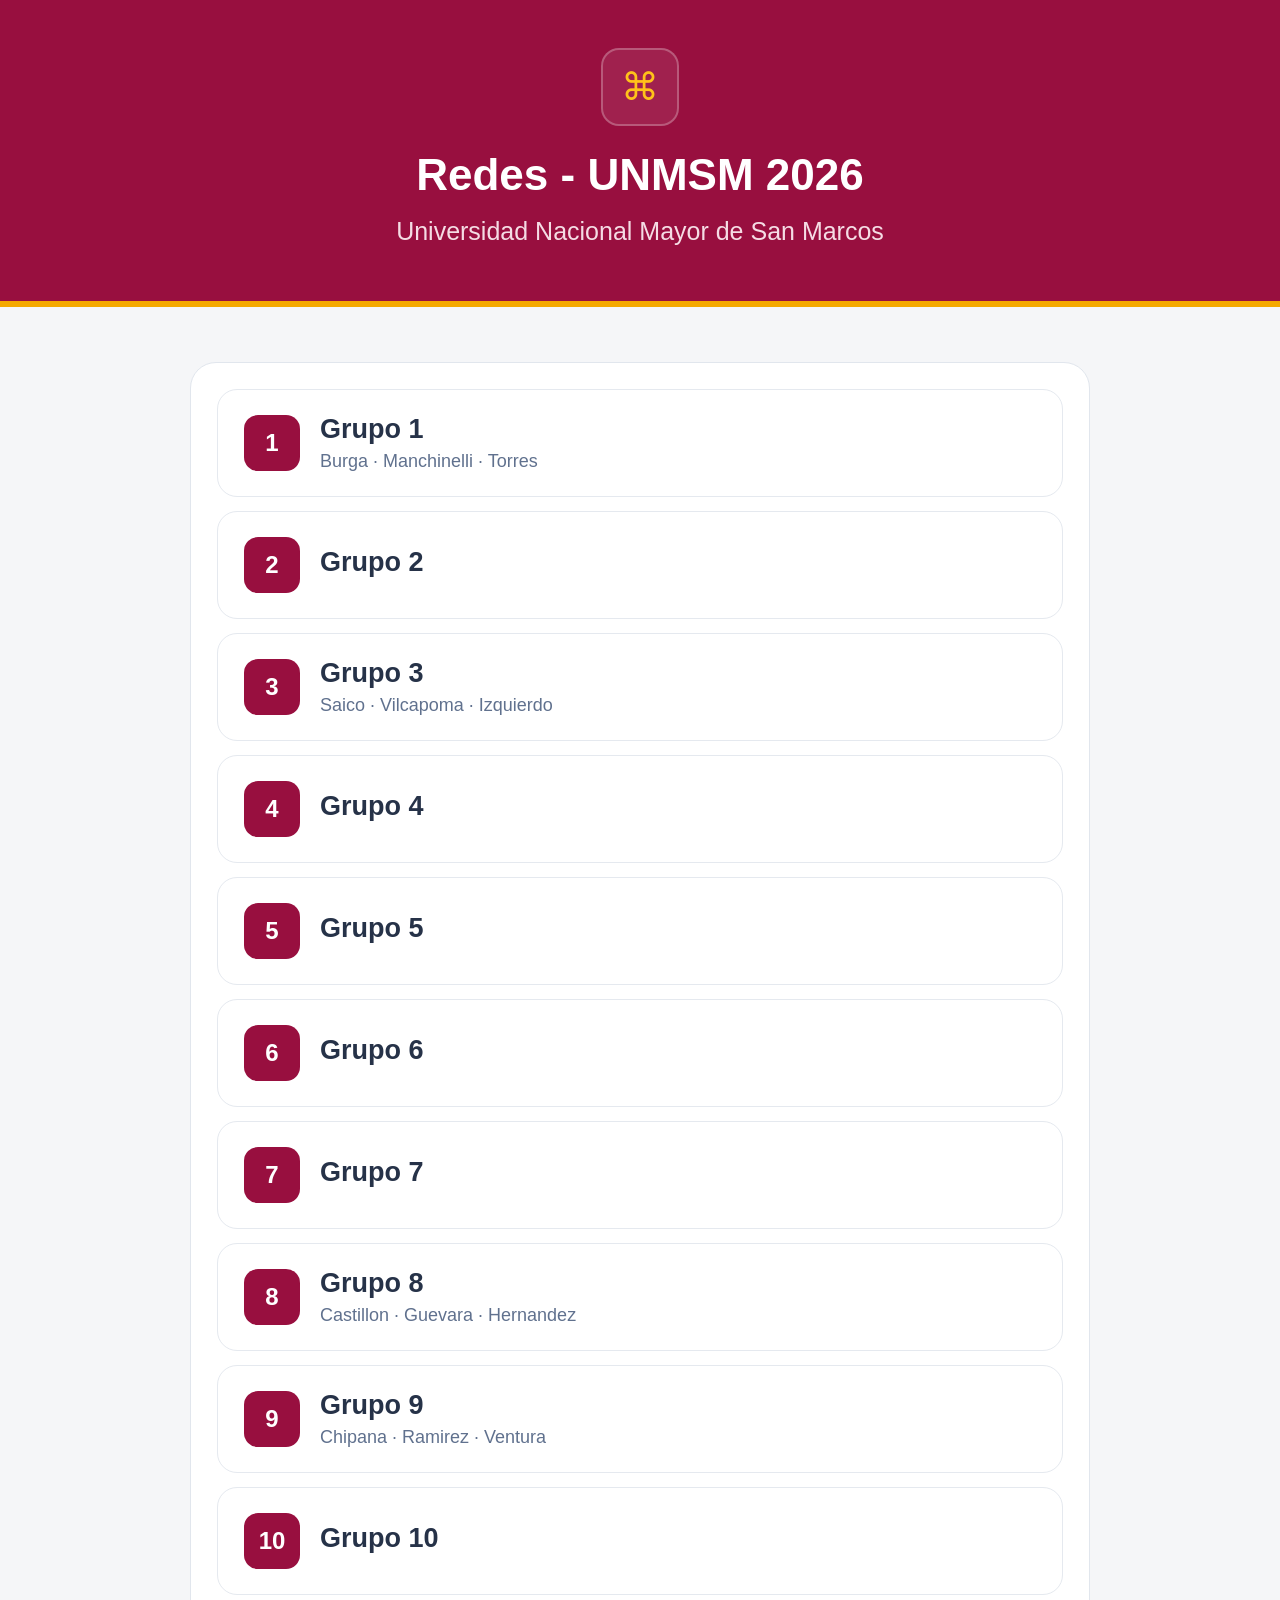
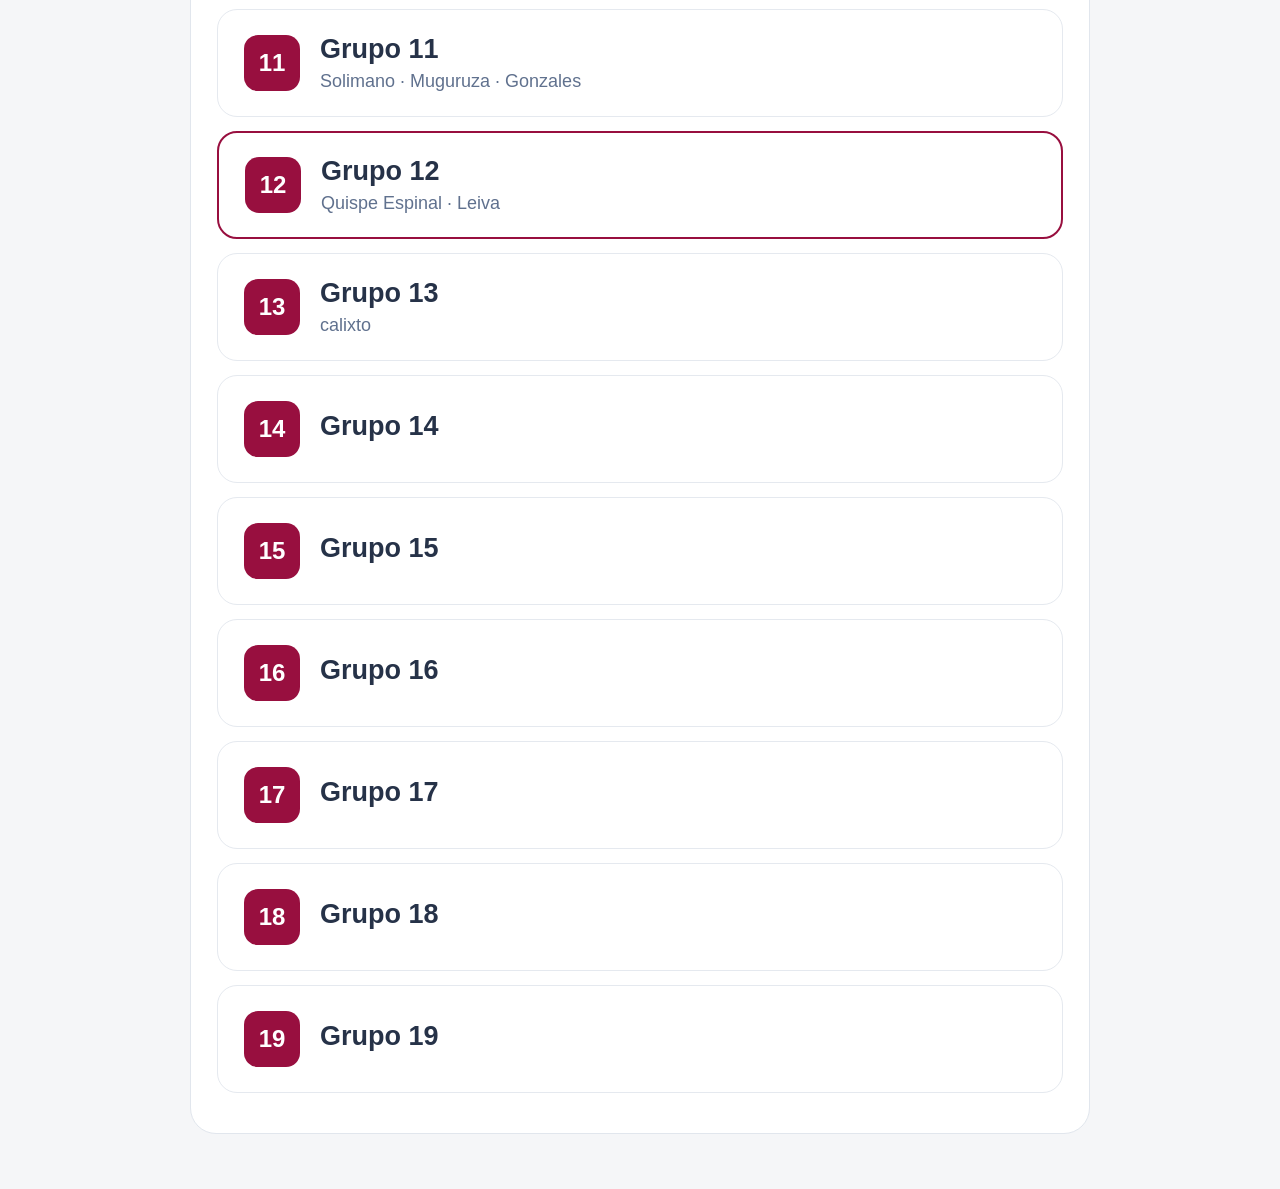
<file: assignments/assignment-04/index.html>
<!DOCTYPE html>
<html lang="es">
<head>
<meta charset="UTF-8">
<meta name="viewport" content="width=device-width, initial-scale=1.0">
<title>Redes - UNMSM 2026</title>
<style>
*{box-sizing:border-box}
body{
    margin:0;
    font-family:Arial,Helvetica,sans-serif;
    background:#f5f6f8;
    color:#263248;
}
.encabezado{
    background:#980f3f;
    color:white;
    text-align:center;
    padding:48px 20px 55px;
    border-bottom:6px solid #f5a900;
}
.icono{
    width:78px;
    height:78px;
    margin:0 auto 24px;
    border:2px solid rgba(255,255,255,.25);
    border-radius:18px;
    display:flex;
    align-items:center;
    justify-content:center;
    font-size:38px;
    color:#ffc21a;
    background:rgba(255,255,255,.08);
}
.encabezado h1{
    margin:0;
    font-size:44px;
    font-weight:700;
}
.encabezado p{
    margin:17px 0 0;
    font-size:25px;
    color:#f5dce4;
}
.contenedor{
    width:min(900px,calc(100% - 40px));
    margin:55px auto;
    padding:26px;
    background:white;
    border:1px solid #e1e6ed;
    border-radius:26px;
}
.grupo{
    display:flex;
    align-items:center;
    gap:20px;
    width:100%;
    min-height:108px;
    margin-bottom:14px;
    padding:22px 26px;
    border:1px solid #e5e9ef;
    border-radius:20px;
    background:#fff;
    text-decoration:none;
    color:#263248;
    transition:.15s ease;
}
.grupo:hover{
    border-color:#980f3f;
    box-shadow:0 4px 12px rgba(0,0,0,.06);
}
.numero{
    width:56px;
    height:56px;
    flex-shrink:0;
    display:flex;
    align-items:center;
    justify-content:center;
    border-radius:14px;
    background:#980f3f;
    color:white;
    font-size:24px;
    font-weight:bold;
}
.informacion h2{
    margin:0 0 6px;
    font-size:27px;
}
.informacion p{
    margin:0;
    color:#60718e;
    font-size:18px;
}
.grupo12{
    border:2px solid #980f3f;
}
.grupo12 .informacion p{
    color:#60718e;
    font-weight:400;
}
@media(max-width:650px){
    .encabezado{padding:38px 15px 45px}
    .encabezado h1{font-size:34px}
    .encabezado p{font-size:20px}
    .contenedor{
        width:calc(100% - 20px);
        margin:25px auto;
        padding:15px;
    }
    .grupo{
        min-height:92px;
        padding:18px 20px;
    }
    .informacion h2{font-size:23px}
    .informacion p{font-size:16px}
}
</style>
</head>

<body>

<header class="encabezado">
    <div class="icono">⌘</div>
    <h1>Redes - UNMSM 2026</h1>
    <p>Universidad Nacional Mayor de San Marcos</p>
</header>

<main class="contenedor">

    <a class="grupo" href="REDES23/grupo1/Tarea2/index.html">
        <div class="numero">1</div>
        <div class="informacion">
            <h2>Grupo 1</h2>
            <p>Burga · Manchinelli · Torres</p>
        </div>
    </a>

    <a class="grupo" href="REDES23/grupo2/index.html">
        <div class="numero">2</div>
        <div class="informacion"><h2>Grupo 2</h2></div>
    </a>

    <a class="grupo" href="http://perucoleccion.com/SO/REDES23/grupo3/index.html">
        <div class="numero">3</div>
        <div class="informacion">
            <h2>Grupo 3</h2>
            <p>Saico · Vilcapoma · Izquierdo</p>
        </div>
    </a>

    <a class="grupo" href="REDES23/grupo4/tarea2/index.html">
        <div class="numero">4</div>
        <div class="informacion"><h2>Grupo 4</h2></div>
    </a>

    <a class="grupo" href="http://perucoleccion.com/SO/REDES23/grupo5/index.html">
        <div class="numero">5</div>
        <div class="informacion"><h2>Grupo 5</h2></div>
    </a>

    <a class="grupo" href="http://perucoleccion.com/SO/REDES23/grupo6/index.html">
    <div class="numero">6</div>
    <div class="informacion">
        <h2>Grupo 6</h2>
    </div>
</a>

    <a class="grupo" href="http://perucoleccion.com/SO/REDES23/grupo7/index.html">
    <div class="numero">7</div>
    <div class="informacion">
        <h2>Grupo 7</h2>
    </div>
</a>

    <a class="grupo" href="REDES23/grupo8/Tarea2/index.html">
        <div class="numero">8</div>
        <div class="informacion">
		<h2>Grupo 8</h2>
		<p>Castillon · Guevara · Hernandez</p>
	</div>
    </a>

    <a class="grupo" href="REDES23/grupo9/Tarea2/index.html">
        <div class="numero">9</div>
        <div class="informacion">
            <h2>Grupo 9</h2>
            <p>Chipana · Ramirez · Ventura</p>
        </div>
    </a>

    <a class="grupo" href="http://perucoleccion.com/SO/REDES23/grupo10/index.html">
    <div class="numero">10</div>
    <div class="informacion">
        <h2>Grupo 10</h2>
    </div>
</a>

    <a class="grupo" href="REDES23/grupo11/Tarea2/index.html">

    <div class="numero">
        11
    </div>

    <div class="informacion">

        <h2>
            Grupo 11
        </h2>

        <p>
            Solimano · Muguruza · Gonzales
        </p>

    </div>

   </a>

    <a class="grupo grupo12" href="REDES23/grupo12/Tarea2/index.html">
        <div class="numero">12</div>
        <div class="informacion">
            <h2>Grupo 12</h2>
            <p>Quispe Espinal · Leiva</p>
        </div>
    </a>

   <a class="grupo" href="http://perucoleccion.com/SO/REDES23/grupo13/index.html">
        <div class="numero">13</div>
        <div class="informacion">
            <h2>Grupo 13</h2>
            <p> calixto</p>
        </div>
    </a>

    <a class="grupo" href="http://perucoleccion.com/SO/REDES23/grupo14/tarea2_formulario/index.html">
    <div class="numero">14</div>
    <div class="informacion">
        <h2>Grupo 14</h2>
    </div>
</a>

    <a class="grupo" href="REDES23/grupo15/Tarea2/index.html">
        <div class="numero">15</div>
        <div class="informacion"><h2>Grupo 15</h2></div>
    </a>

    <a class="grupo" href="http://perucoleccion.com/SO/REDES23/grupo16/index.html">
    <div class="numero">16</div>
    <div class="informacion">
        <h2>Grupo 16</h2>
    </div>
</a>

    <a class="grupo" href="http://perucoleccion.com/SO/REDES23/grupo17/index.html">
    <div class="numero">17</div>
    <div class="informacion">
        <h2>Grupo 17</h2>
    </div>
</a>

 <a class="grupo" href="http://perucoleccion.com/SO/REDES23/grupo18/index.html">
    <div class="numero">18</div>
    <div class="informacion">
        <h2>Grupo 18</h2>
    </div>
</a>

<a class="grupo" href="http://perucoleccion.com/SO/REDES23/grupo19/index.html">
        <div class="numero">19</div>
        <div class="informacion"><h2>Grupo 19</h2></div>
    </a>

</main>
</body>
</html>
</file>
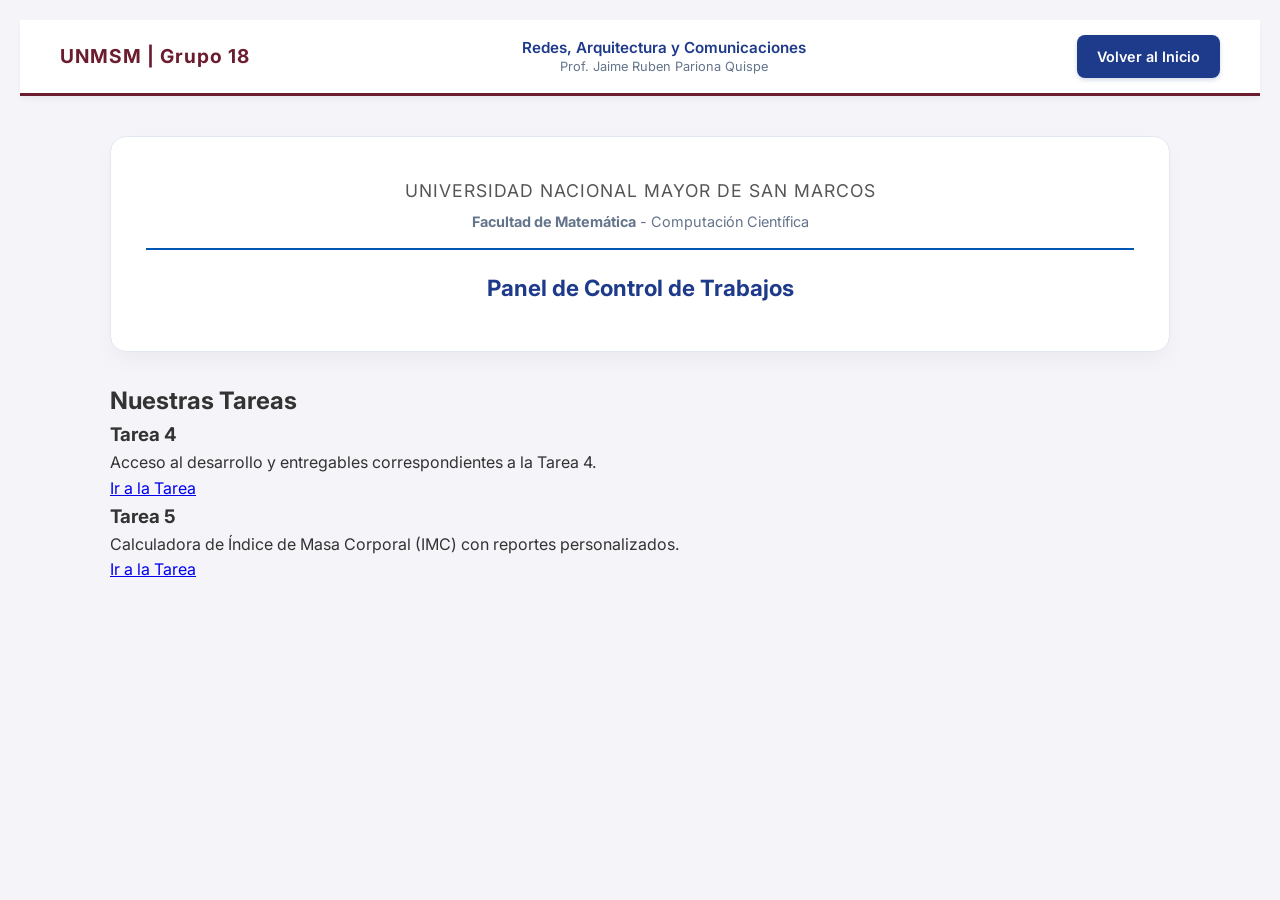
<file: assignments/assignment-04/REDES23/grupo18/index.html>
<!DOCTYPE html>
<html lang="es">
<head>
    <meta charset="UTF-8">
    <meta name="viewport" content="width=device-width, initial-scale=1.0">
    <title>Grupo 18 - Panel de Tareas</title>
    <link rel="stylesheet" href="tarea4/estilos.css">
    <style>
        body {
            font-family: 'Segoe UI', Tahoma, Geneva, Verdana, sans-serif;
            line-height: 1.6;
            margin: 0;
            padding: 20px;
            background-color: #f4f4f9;
            color: #333;
        }
        .container {
            max-width: 800px;
            margin: auto;
            background: #fff;
            padding: 30px;
            border-radius: 8px;
            box-shadow: 0 4px 8px rgba(0,0,0,0.1);
        }
        .header-info {
            text-align: center;
            border-bottom: 2px solid #0056b3;
            padding-bottom: 15px;
            margin-bottom: 20px;
        }
        .header-info h1 {
            color: #0056b3;
            font-size: 1.5em;
            margin: 5px 0;
        }
        .header-info h2 {
            font-size: 1.2em;
            color: #333;
            margin: 5px 0;
        }
        .header-info h3 {
            font-size: 1.1em;
            color: #555;
            margin: 5px 0;
            font-weight: normal;
        }
        .section-title {
            color: #0056b3;
            border-bottom: 1px solid #ddd;
            padding-bottom: 5px;
            margin-top: 25px;
        }
        ul {
            list-style-type: disc;
            padding-left: 20px;
        }
        .back-link {
            display: inline-block;
            margin-top: 30px;
            padding: 10px 15px;
            background-color: #0056b3;
            color: white;
            text-decoration: none;
            border-radius: 5px;
            font-weight: bold;
        }
        .back-link:hover {
            background-color: #003d82;
        }
    </style>
</head>
<body>

    <header class="header">
        <h1>UNMSM | Grupo 18</h1>
        <div class="header-center">
            <span>Redes, Arquitectura y Comunicaciones</span>
            <small>Prof. Jaime Ruben Pariona Quispe</small>
        </div>
        <!-- Reemplazado "Ra�z" por su entidad segura &iacute; y &zwnj; para evitar el rombo -->
        <a href="../../index.html" class="btn-volver">Volver al Inicio</a>
    </header>

    <div style="max-width: 1100px; margin: 40px auto; padding: 0 20px;">
        
        <div class="card" style="margin-bottom: 30px;">
            <div class="header-info">
                <h3>Universidad Nacional Mayor de San Marcos</h3>
                <!-- Reemplazados Matem&aacute;tica y Cient&iacute;fica -->
                <p><strong>Facultad de Matem&aacute;tica</strong> - Computaci&oacute;n Cient&iacute;fica</p>
            </div>
            <h2 style="text-align: center; border: none; margin-bottom: 0;">Panel de Control de Trabajos</h2>
        </div>

        <h2>Nuestras Tareas</h2>
        <div class="grid-tareas">
            
            <!-- Tarea 4 -->
            <div class="card-tarea">
                <h3>Tarea 4</h3>
                <p>Acceso al desarrollo y entregables correspondientes a la Tarea 4.</p>
                <a href="tarea4/index.html" class="btn-acceder">Ir a la Tarea</a>
            </div>

            <!-- Tarea 5 -->
            <div class="card-tarea">
                <h3>Tarea 5</h3>
                <!-- Reemplazado &Iacute;ndice -->
                <p>Calculadora de &Iacute;ndice de Masa Corporal (IMC) con reportes personalizados.</p>
                <a href="tarea5/index.html" class="btn-acceder">Ir a la Tarea</a>
            </div>

        </div>
    </div>

</body>
</html>
</file>
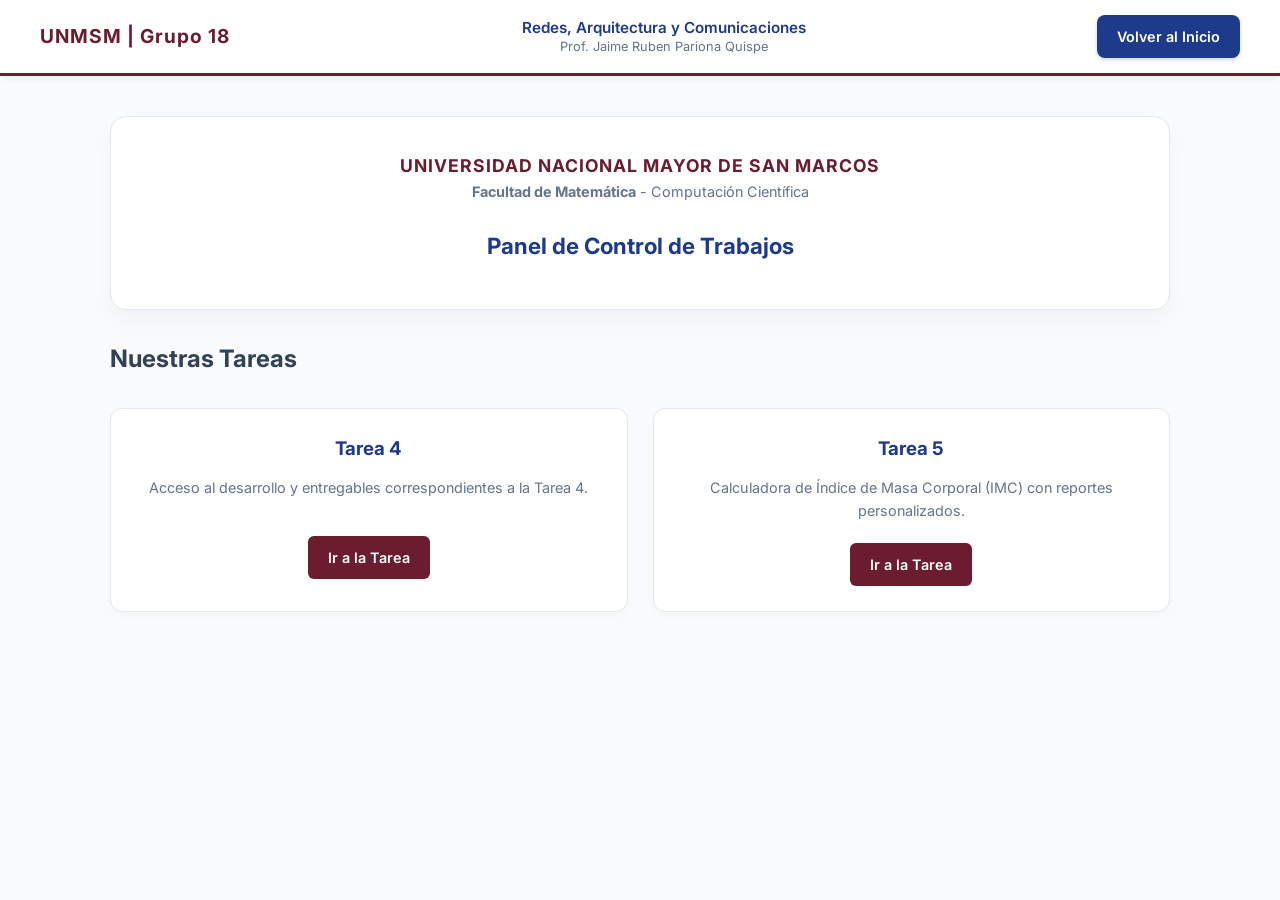
<file: assignments/assignment-05/REDES23/grupo18/index.html>
<!DOCTYPE html>
<html lang="es">
<head>
    <meta charset="UTF-8">
    <meta name="viewport" content="width=device-width, initial-scale=1.0">
    <title>Grupo 18 - Panel de Tareas</title>
    <link rel="stylesheet" href="tarea5/estilos.css">
    <style>
        .grid-tareas {
            display: grid;
            grid-template-columns: repeat(auto-fit, minmax(280px, 1fr));
            gap: 25px;
            margin-top: 30px;
        }
        .card-tarea {
            background: var(--blanco);
            border: 1px solid var(--gris-claro);
            border-radius: 12px;
            padding: 25px;
            text-align: center;
            transition: all 0.3s ease;
            box-shadow: 0 4px 6px rgba(0,0,0,0.02);
        }
        .card-tarea:hover {
            transform: translateY(-5px);
            box-shadow: 0 10px 20px rgba(0,0,0,0.05);
            border-color: var(--guinda);
        }
        .card-tarea h3 {
            color: var(--azul);
            margin-bottom: 12px;
        }
        .card-tarea p {
            font-size: 0.9rem;
            color: #64748B;
            margin-bottom: 20px;
            min-height: 40px;
        }
        .btn-acceder {
            display: inline-block;
            background-color: var(--guinda);
            color: white;
            text-decoration: none;
            padding: 10px 20px;
            border-radius: 6px;
            font-weight: 600;
            font-size: 0.9rem;
            transition: background 0.2s;
        }
        .btn-acceder:hover {
            background-color: #521422;
        }
    </style>
</head>
<body>

    <header class="header">
        <h1>UNMSM | Grupo 18</h1>
        <div class="header-center">
            <span>Redes, Arquitectura y Comunicaciones</span>
            <small>Prof. Jaime Ruben Pariona Quispe</small>
        </div>
        <!-- Reemplazado "Ra�z" por su entidad segura &iacute; y &zwnj; para evitar el rombo -->
        <a href="../../index.html" class="btn-volver">Volver al Inicio</a>
    </header>

    <div style="max-width: 1100px; margin: 40px auto; padding: 0 20px;">
        
        <div class="card" style="margin-bottom: 30px;">
            <div class="header-info">
                <h3>Universidad Nacional Mayor de San Marcos</h3>
                <!-- Reemplazados Matem&aacute;tica y Cient&iacute;fica -->
                <p><strong>Facultad de Matem&aacute;tica</strong> - Computaci&oacute;n Cient&iacute;fica</p>
            </div>
            <h2 style="text-align: center; border: none; margin-bottom: 0;">Panel de Control de Trabajos</h2>
        </div>

        <h2>Nuestras Tareas</h2>
        <div class="grid-tareas">
            
            <!-- Tarea 4 -->
            <div class="card-tarea">
                <h3>Tarea 4</h3>
                <p>Acceso al desarrollo y entregables correspondientes a la Tarea 4.</p>
                <a href="tarea4/index.html" class="btn-acceder">Ir a la Tarea</a>
            </div>

            <!-- Tarea 5 -->
            <div class="card-tarea">
                <h3>Tarea 5</h3>
                <!-- Reemplazado &Iacute;ndice -->
                <p>Calculadora de &Iacute;ndice de Masa Corporal (IMC) con reportes personalizados.</p>
                <a href="tarea5/index.html" class="btn-acceder">Ir a la Tarea</a>
            </div>

        </div>
    </div>

</body>
</html>
</file>
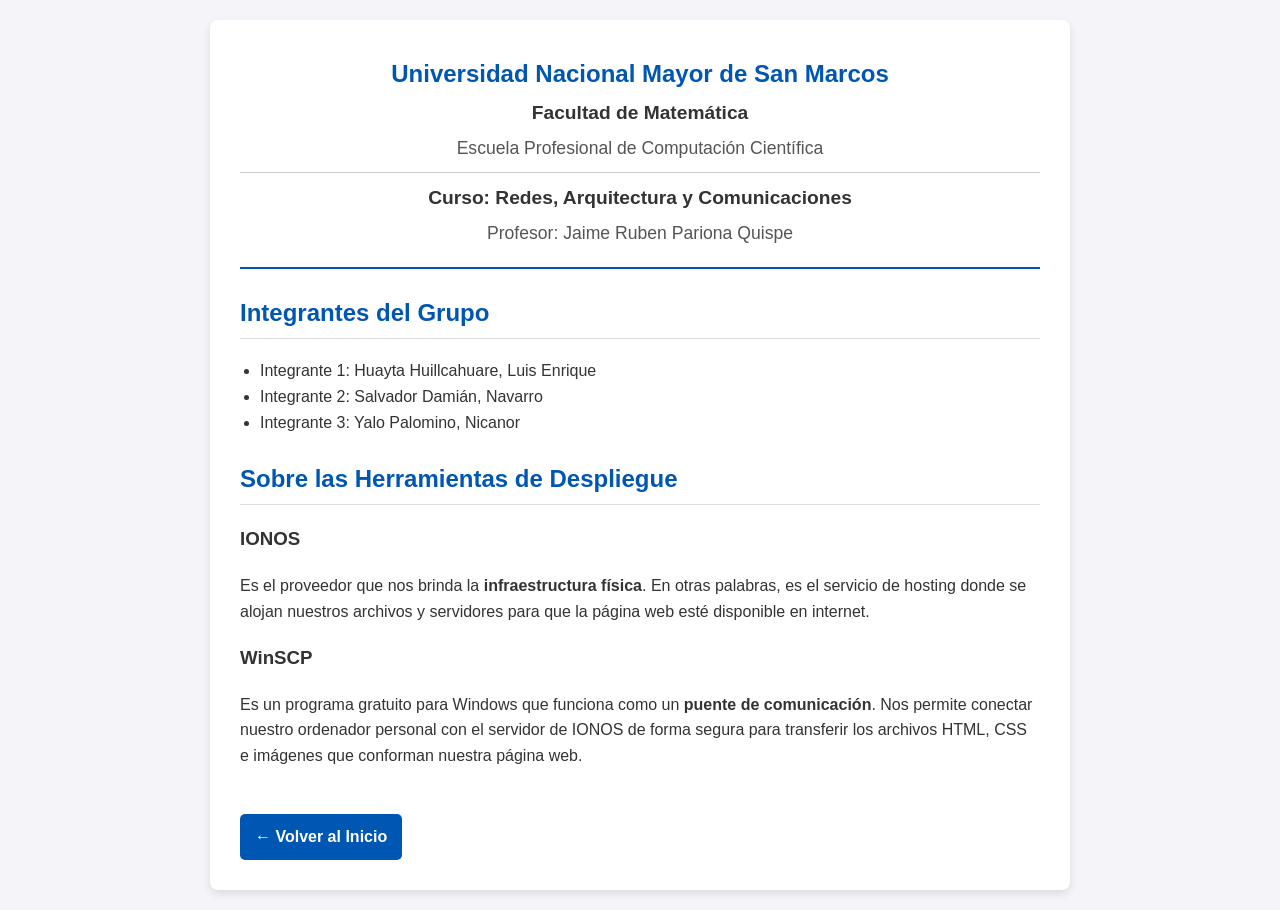
<file: assignments/assignment-04/REDES23/grupo18/tarea4/index.html>
<!DOCTYPE html>
<html lang="es">
<head>
    <meta charset="UTF-8">
    <meta name="viewport" content="width=device-width, initial-scale=1.0">
    <title>Grupo - Redes, Arquitectura y Comunicaciones</title>
    <style>
        body {
            font-family: 'Segoe UI', Tahoma, Geneva, Verdana, sans-serif;
            line-height: 1.6;
            margin: 0;
            padding: 20px;
            background-color: #f4f4f9;
            color: #333;
        }
        .container {
            max-width: 800px;
            margin: auto;
            background: #fff;
            padding: 30px;
            border-radius: 8px;
            box-shadow: 0 4px 8px rgba(0,0,0,0.1);
        }
        .header-info {
            text-align: center;
            border-bottom: 2px solid #0056b3;
            padding-bottom: 15px;
            margin-bottom: 20px;
        }
        .header-info h1 {
            color: #0056b3;
            font-size: 1.5em;
            margin: 5px 0;
        }
        .header-info h2 {
            font-size: 1.2em;
            color: #333;
            margin: 5px 0;
        }
        .header-info h3 {
            font-size: 1.1em;
            color: #555;
            margin: 5px 0;
            font-weight: normal;
        }
        .section-title {
            color: #0056b3;
            border-bottom: 1px solid #ddd;
            padding-bottom: 5px;
            margin-top: 25px;
        }
        ul {
            list-style-type: disc;
            padding-left: 20px;
        }
        .back-link {
            display: inline-block;
            margin-top: 30px;
            padding: 10px 15px;
            background-color: #0056b3;
            color: white;
            text-decoration: none;
            border-radius: 5px;
            font-weight: bold;
        }
        .back-link:hover {
            background-color: #003d82;
        }
    </style>
</head>
<body>

    <div class="container">
        <!-- Información Académica -->
        <div class="header-info">
            <h1>Universidad Nacional Mayor de San Marcos</h1>
            <h2>Facultad de Matemática</h2>
            <h3>Escuela Profesional de Computación Científica</h3>
            <hr style="border: 0; border-top: 1px solid #ccc; margin: 10px 0;">
            <h2>Curso: Redes, Arquitectura y Comunicaciones</h2>
            <h3>Profesor: Jaime Ruben Pariona Quispe</h3>
        </div>

        <h2 class="section-title">Integrantes del Grupo</h2>
        <ul>
            <!-- REEMPLAZA ESTOS NOMBRES POR LOS DE TU GRUPO -->
            <li>Integrante 1: Huayta Huillcahuare, Luis Enrique</li>
            <li>Integrante 2:  Salvador Damián, Navarro</li>
            <li>Integrante 3:  Yalo Palomino, Nicanor</li>
        </ul>

        <h2 class="section-title">Sobre las Herramientas de Despliegue</h2>
        
        <h3>IONOS</h3>
        <p>Es el proveedor que nos brinda la <strong>infraestructura física</strong>. En otras palabras, es el servicio de hosting donde se alojan nuestros archivos y servidores para que la página web esté disponible en internet.</p>

        <h3>WinSCP</h3>
        <p>Es un programa gratuito para Windows que funciona como un <strong>puente de comunicación</strong>. Nos permite conectar nuestro ordenador personal con el servidor de IONOS de forma segura para transferir los archivos HTML, CSS e imágenes que conforman nuestra página web.</p>

        <!-- Enlace de regreso al index general (Debe ser un hipervínculo, no un botón) -->
        <a href="../index.html" class="back-link">← Volver al Inicio</a>
    </div>

</body>
</html>
</file>
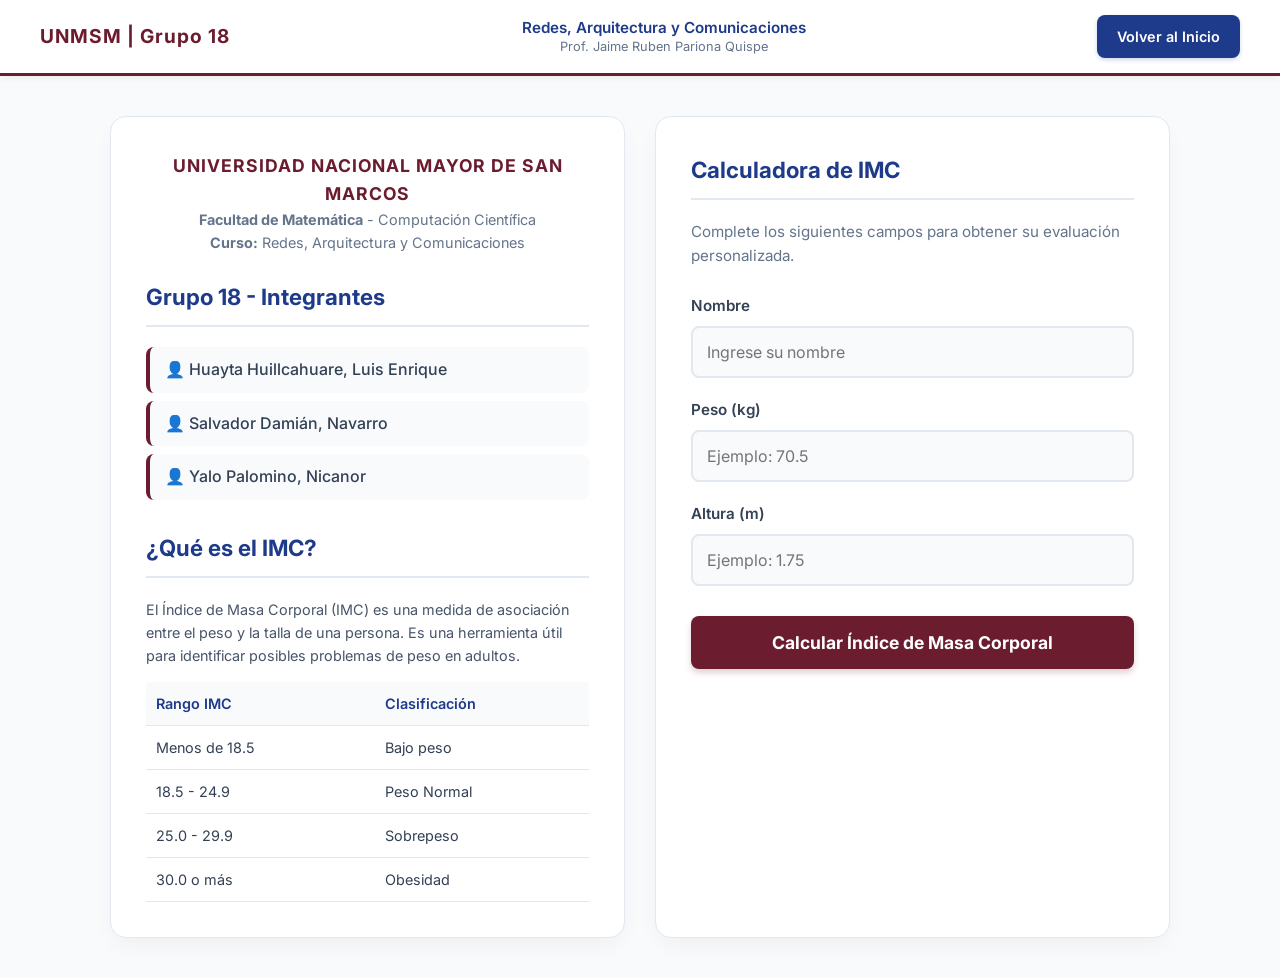
<file: assignments/assignment-05/REDES23/grupo18/tarea5/index.html>
<!DOCTYPE html>
<html lang="es">
<head>
    <meta charset="UTF-8">
    <meta name="viewport" content="width=device-width, initial-scale=1.0">
    <title>Grupo 18 - Calculadora IMC</title>
    <link rel="stylesheet" href="estilos.css">
</head>
<body>

    <header class="header">
        <h1>UNMSM | Grupo 18</h1>
        
        <!-- ESTO ES LO NUEVO QUE VAS A AGREGAR AL CENTRO -->
        <div class="header-center">
            <span>Redes, Arquitectura y Comunicaciones</span>
            <small>Prof. Jaime Ruben Pariona Quispe</small>
        </div>
        <!-- FIN DE LO NUEVO -->

        <a href="../index.html" class="btn-volver">Volver al Inicio</a>
    </header>

    <div class="container">
        
        <!-- Columna Izquierda: Información y Clasificaciones -->
        <div class="card">
            <div class="header-info">
                <h3>Universidad Nacional Mayor de San Marcos</h3>
                <p><strong>Facultad de Matemática</strong> - Computación Científica</p>
                <p><strong>Curso:</strong> Redes, Arquitectura y Comunicaciones</p>
            </div>

            <h2>Grupo 18 - Integrantes</h2>
            <ul class="lista-integrantes">
                <li>👤 Huayta Huillcahuare, Luis Enrique</li>
                <li>👤 Salvador Damián, Navarro </li>
                <li>👤  Yalo Palomino, Nicanor</li>
            </ul>

            <h2 style="margin-top: 30px;">¿Qué es el IMC?</h2>
            <p style="font-size: 0.9rem; color: #475569; margin-bottom: 15px;">
                El Índice de Masa Corporal (IMC) es una medida de asociación entre el peso y la talla de una persona. 
                Es una herramienta útil para identificar posibles problemas de peso en adultos.
            </p>

            <table class="tabla-clasificacion">
                <thead>
                    <tr>
                        <th>Rango IMC</th>
                        <th>Clasificación</th>
                    </tr>
                </thead>
                <tbody>
                    <tr><td>Menos de 18.5</td><td>Bajo peso</td></tr>
                    <tr><td>18.5 - 24.9</td><td>Peso Normal</td></tr>
                    <tr><td>25.0 - 29.9</td><td>Sobrepeso</td></tr>
                    <tr><td>30.0 o más</td><td>Obesidad</td></tr>
                </tbody>
            </table>
        </div>

        <!-- Columna Derecha: Formulario -->
        <div class="card">
            <h2>Calculadora de IMC</h2>
            <p style="color: #64748B; margin-bottom: 25px; font-size: 0.95rem;">
                Complete los siguientes campos para obtener su evaluación personalizada.
            </p>

            <form action="procesar.php" method="POST">
                <div class="form-group">
                    <label for="nombre">Nombre </label>
                    <input type="text" id="nombre" name="nombre" placeholder="Ingrese su nombre " required>
                </div>

                <div class="form-group">
                    <label for="peso">Peso (kg)</label>
                    <input type="number" id="peso" name="peso" step="0.01" min="1" placeholder="Ejemplo: 70.5" required>
                </div>

                <div class="form-group">
                    <label for="altura">Altura (m)</label>
                    <input type="number" id="altura" name="altura" step="0.01" min="0.5" max="2.5" placeholder="Ejemplo: 1.75" required>
                </div>

                <button type="submit" class="btn-submit">Calcular Índice de Masa Corporal</button>
            </form>
        </div>

    </div>

</body>
</html>
</file>
<file: assignments/assignment-04/REDES23/grupo18/tarea4/estilos.css>
@import url('https://fonts.googleapis.com/css2?family=Inter:wght@300;400;600;700&display=swap');

:root {
    --guinda: #6B1D2F;
    --azul: #1E3A8A;
    --fondo: #F8FAFC;
    --blanco: #ffffff;
    --texto: #334155;
    --gris-claro: #E2E8F0;
    --verde: #10B981;
    --rojo: #EF4444;
    --naranja: #F59E0B;
}

* {
    margin: 0;
    padding: 0;
    box-sizing: border-box;
    font-family: 'Inter', sans-serif;
}

body {
    background-color: var(--fondo);
    color: var(--texto);
    line-height: 1.6;
}

/* Cabecera Fija (Sticky) */
.header {
    position: sticky;
    top: 0;
    z-index: 1000;
    background-color: rgba(255, 255, 255, 0.95);
    backdrop-filter: blur(10px);
    border-bottom: 3px solid var(--guinda);
    padding: 15px 40px;
    display: flex;
    justify-content: space-between;
    align-items: center;
    box-shadow: 0 4px 6px -1px rgba(0,0,0,0.05);
}

.header h1 {
    color: var(--guinda);
    font-size: 1.2rem;
    font-weight: 700;
    letter-spacing: 1px;
}
/* Estilo para el centro del encabezado */
.header-center {
    display: flex;
    flex-direction: column;
    text-align: center;
    font-weight: 600;
    color: var(--azul);
    font-size: 0.95rem;
    line-height: 1.2;
}

.header-center small {
    font-weight: 400;
    color: #64748B;
    font-size: 0.8rem;
    margin-top: 2px;
}

/* Para que en celulares no se vea apretado, ocultamos el centro en pantallas muy pequeñas */
@media (max-width: 768px) {
    .header-center {
        display: none;
    }
}
.btn-volver {
    background-color: var(--azul);
    color: white;
    text-decoration: none;
    padding: 10px 20px;
    border-radius: 8px;
    font-weight: 600;
    font-size: 0.9rem;
    transition: all 0.3s ease;
    box-shadow: 0 2px 4px rgba(30, 58, 138, 0.2);
}

.btn-volver:hover {
    background-color: #152C6B;
    transform: translateY(-2px);
}

/* Contenedor Principal (Grid Dashboard) */
.container {
    max-width: 1100px;
    margin: 40px auto;
    padding: 0 20px;
    display: grid;
    grid-template-columns: 1fr 1fr;
    gap: 30px;
}

/* Para pantallas pequeñas, una sola columna */
@media (max-width: 768px) {
    .container {
        grid-template-columns: 1fr;
    }
}

/* Tarjetas */
.card {
    background-color: var(--blanco);
    padding: 35px;
    border-radius: 16px;
    box-shadow: 0 10px 25px -5px rgba(0,0,0,0.05);
    border: 1px solid var(--gris-claro);
}

.card h2 {
    color: var(--azul);
    font-size: 1.4rem;
    margin-bottom: 20px;
    padding-bottom: 10px;
    border-bottom: 2px solid var(--gris-claro);
}

/* Información Académica */
.header-info {
    text-align: center;
    margin-bottom: 25px;
}

.header-info h3 {
    color: var(--guinda);
    font-size: 1.1rem;
    text-transform: uppercase;
    letter-spacing: 1px;
}

.header-info p {
    font-size: 0.9rem;
    color: #64748B;
}

/* Lista de Integrantes */
.lista-integrantes {
    list-style: none;
    margin-top: 15px;
}

.lista-integrantes li {
    padding: 10px 15px;
    background-color: var(--fondo);
    margin-bottom: 8px;
    border-radius: 8px;
    border-left: 4px solid var(--guinda);
    font-weight: 500;
}

/* Formulario */
.form-group {
    margin-bottom: 20px;
}

.form-group label {
    display: block;
    margin-bottom: 8px;
    font-weight: 600;
    color: var(--texto);
    font-size: 0.95rem;
}

.form-group input {
    width: 100%;
    padding: 14px;
    border: 2px solid var(--gris-claro);
    border-radius: 8px;
    font-size: 1rem;
    transition: all 0.3s ease;
    background-color: var(--fondo);
}

.form-group input:focus {
    border-color: var(--azul);
    background-color: var(--blanco);
    outline: none;
    box-shadow: 0 0 0 4px rgba(30, 58, 138, 0.1);
}

.btn-submit {
    background-color: var(--guinda);
    color: white;
    border: none;
    padding: 16px;
    width: 100%;
    border-radius: 8px;
    font-size: 1.1rem;
    font-weight: 700;
    cursor: pointer;
    transition: all 0.3s ease;
    margin-top: 10px;
    box-shadow: 0 4px 6px rgba(107, 29, 47, 0.2);
}

.btn-submit:hover {
    background-color: #521524;
    transform: translateY(-2px);
    box-shadow: 0 6px 12px rgba(107, 29, 47, 0.3);
}

/* Tabla de Clasificaciones (Index) */
.tabla-clasificacion {
    width: 100%;
    border-collapse: collapse;
    margin-top: 15px;
    font-size: 0.9rem;
}

.tabla-clasificacion th, .tabla-clasificacion td {
    padding: 10px;
    text-align: left;
    border-bottom: 1px solid var(--gris-claro);
}

.tabla-clasificacion th {
    background-color: var(--fondo);
    color: var(--azul);
    font-weight: 600;
}

/* Resultados (Para procesar.php) */
.resultado-hero {
    text-align: center;
    padding: 40px 20px;
}

.imc-numero {
    font-size: 5rem;
    font-weight: 800;
    color: var(--azul);
    line-height: 1;
    margin: 15px 0;
    text-shadow: 2px 2px 4px rgba(0,0,0,0.05);
}

.badge {
    display: inline-block;
    padding: 8px 24px;
    border-radius: 50px;
    font-weight: 700;
    font-size: 1.1rem;
    color: white;
    letter-spacing: 1px;
    text-transform: uppercase;
}

.bg-bajo { background-color: var(--naranja); }
.bg-normal { background-color: var(--verde); }
.bg-sobrepeso { background-color: var(--naranja); }
.bg-obesidad { background-color: var(--rojo); }

.caja-analisis {
    background-color: var(--fondo);
    padding: 25px;
    border-radius: 12px;
    margin-top: 30px;
    border-left: 6px solid var(--guinda);
    text-align: left;
}

.btn-regresar {
    display: inline-block;
    margin-top: 30px;
    background-color: var(--azul);
    color: white;
    text-decoration: none;
    padding: 14px 30px;
    border-radius: 8px;
    font-weight: 600;
    transition: background 0.3s;
}
.btn-regresar:hover {
    background-color: #152C6B;
}
</file>
<file: assignments/assignment-05/REDES23/grupo18/tarea5/estilos.css>
@import url('https://fonts.googleapis.com/css2?family=Inter:wght@300;400;600;700&display=swap');

:root {
    --guinda: #6B1D2F;
    --azul: #1E3A8A;
    --fondo: #F8FAFC;
    --blanco: #ffffff;
    --texto: #334155;
    --gris-claro: #E2E8F0;
    --verde: #10B981;
    --rojo: #EF4444;
    --naranja: #F59E0B;
}

* {
    margin: 0;
    padding: 0;
    box-sizing: border-box;
    font-family: 'Inter', sans-serif;
}

body {
    background-color: var(--fondo);
    color: var(--texto);
    line-height: 1.6;
}

/* Cabecera Fija (Sticky) */
.header {
    position: sticky;
    top: 0;
    z-index: 1000;
    background-color: rgba(255, 255, 255, 0.95);
    backdrop-filter: blur(10px);
    border-bottom: 3px solid var(--guinda);
    padding: 15px 40px;
    display: flex;
    justify-content: space-between;
    align-items: center;
    box-shadow: 0 4px 6px -1px rgba(0,0,0,0.05);
}

.header h1 {
    color: var(--guinda);
    font-size: 1.2rem;
    font-weight: 700;
    letter-spacing: 1px;
}
/* Estilo para el centro del encabezado */
.header-center {
    display: flex;
    flex-direction: column;
    text-align: center;
    font-weight: 600;
    color: var(--azul);
    font-size: 0.95rem;
    line-height: 1.2;
}

.header-center small {
    font-weight: 400;
    color: #64748B;
    font-size: 0.8rem;
    margin-top: 2px;
}

/* Para que en celulares no se vea apretado, ocultamos el centro en pantallas muy pequeñas */
@media (max-width: 768px) {
    .header-center {
        display: none;
    }
}
.btn-volver {
    background-color: var(--azul);
    color: white;
    text-decoration: none;
    padding: 10px 20px;
    border-radius: 8px;
    font-weight: 600;
    font-size: 0.9rem;
    transition: all 0.3s ease;
    box-shadow: 0 2px 4px rgba(30, 58, 138, 0.2);
}

.btn-volver:hover {
    background-color: #152C6B;
    transform: translateY(-2px);
}

/* Contenedor Principal (Grid Dashboard) */
.container {
    max-width: 1100px;
    margin: 40px auto;
    padding: 0 20px;
    display: grid;
    grid-template-columns: 1fr 1fr;
    gap: 30px;
}

/* Para pantallas pequeñas, una sola columna */
@media (max-width: 768px) {
    .container {
        grid-template-columns: 1fr;
    }
}

/* Tarjetas */
.card {
    background-color: var(--blanco);
    padding: 35px;
    border-radius: 16px;
    box-shadow: 0 10px 25px -5px rgba(0,0,0,0.05);
    border: 1px solid var(--gris-claro);
}

.card h2 {
    color: var(--azul);
    font-size: 1.4rem;
    margin-bottom: 20px;
    padding-bottom: 10px;
    border-bottom: 2px solid var(--gris-claro);
}

/* Información Académica */
.header-info {
    text-align: center;
    margin-bottom: 25px;
}

.header-info h3 {
    color: var(--guinda);
    font-size: 1.1rem;
    text-transform: uppercase;
    letter-spacing: 1px;
}

.header-info p {
    font-size: 0.9rem;
    color: #64748B;
}

/* Lista de Integrantes */
.lista-integrantes {
    list-style: none;
    margin-top: 15px;
}

.lista-integrantes li {
    padding: 10px 15px;
    background-color: var(--fondo);
    margin-bottom: 8px;
    border-radius: 8px;
    border-left: 4px solid var(--guinda);
    font-weight: 500;
}

/* Formulario */
.form-group {
    margin-bottom: 20px;
}

.form-group label {
    display: block;
    margin-bottom: 8px;
    font-weight: 600;
    color: var(--texto);
    font-size: 0.95rem;
}

.form-group input {
    width: 100%;
    padding: 14px;
    border: 2px solid var(--gris-claro);
    border-radius: 8px;
    font-size: 1rem;
    transition: all 0.3s ease;
    background-color: var(--fondo);
}

.form-group input:focus {
    border-color: var(--azul);
    background-color: var(--blanco);
    outline: none;
    box-shadow: 0 0 0 4px rgba(30, 58, 138, 0.1);
}

.btn-submit {
    background-color: var(--guinda);
    color: white;
    border: none;
    padding: 16px;
    width: 100%;
    border-radius: 8px;
    font-size: 1.1rem;
    font-weight: 700;
    cursor: pointer;
    transition: all 0.3s ease;
    margin-top: 10px;
    box-shadow: 0 4px 6px rgba(107, 29, 47, 0.2);
}

.btn-submit:hover {
    background-color: #521524;
    transform: translateY(-2px);
    box-shadow: 0 6px 12px rgba(107, 29, 47, 0.3);
}

/* Tabla de Clasificaciones (Index) */
.tabla-clasificacion {
    width: 100%;
    border-collapse: collapse;
    margin-top: 15px;
    font-size: 0.9rem;
}

.tabla-clasificacion th, .tabla-clasificacion td {
    padding: 10px;
    text-align: left;
    border-bottom: 1px solid var(--gris-claro);
}

.tabla-clasificacion th {
    background-color: var(--fondo);
    color: var(--azul);
    font-weight: 600;
}

/* Resultados (Para procesar.php) */
.resultado-hero {
    text-align: center;
    padding: 40px 20px;
}

.imc-numero {
    font-size: 5rem;
    font-weight: 800;
    color: var(--azul);
    line-height: 1;
    margin: 15px 0;
    text-shadow: 2px 2px 4px rgba(0,0,0,0.05);
}

.badge {
    display: inline-block;
    padding: 8px 24px;
    border-radius: 50px;
    font-weight: 700;
    font-size: 1.1rem;
    color: white;
    letter-spacing: 1px;
    text-transform: uppercase;
}

.bg-bajo { background-color: var(--naranja); }
.bg-normal { background-color: var(--verde); }
.bg-sobrepeso { background-color: var(--naranja); }
.bg-obesidad { background-color: var(--rojo); }

.caja-analisis {
    background-color: var(--fondo);
    padding: 25px;
    border-radius: 12px;
    margin-top: 30px;
    border-left: 6px solid var(--guinda);
    text-align: left;
}

.btn-regresar {
    display: inline-block;
    margin-top: 30px;
    background-color: var(--azul);
    color: white;
    text-decoration: none;
    padding: 14px 30px;
    border-radius: 8px;
    font-weight: 600;
    transition: background 0.3s;
}
.btn-regresar:hover {
    background-color: #152C6B;
}
</file>
